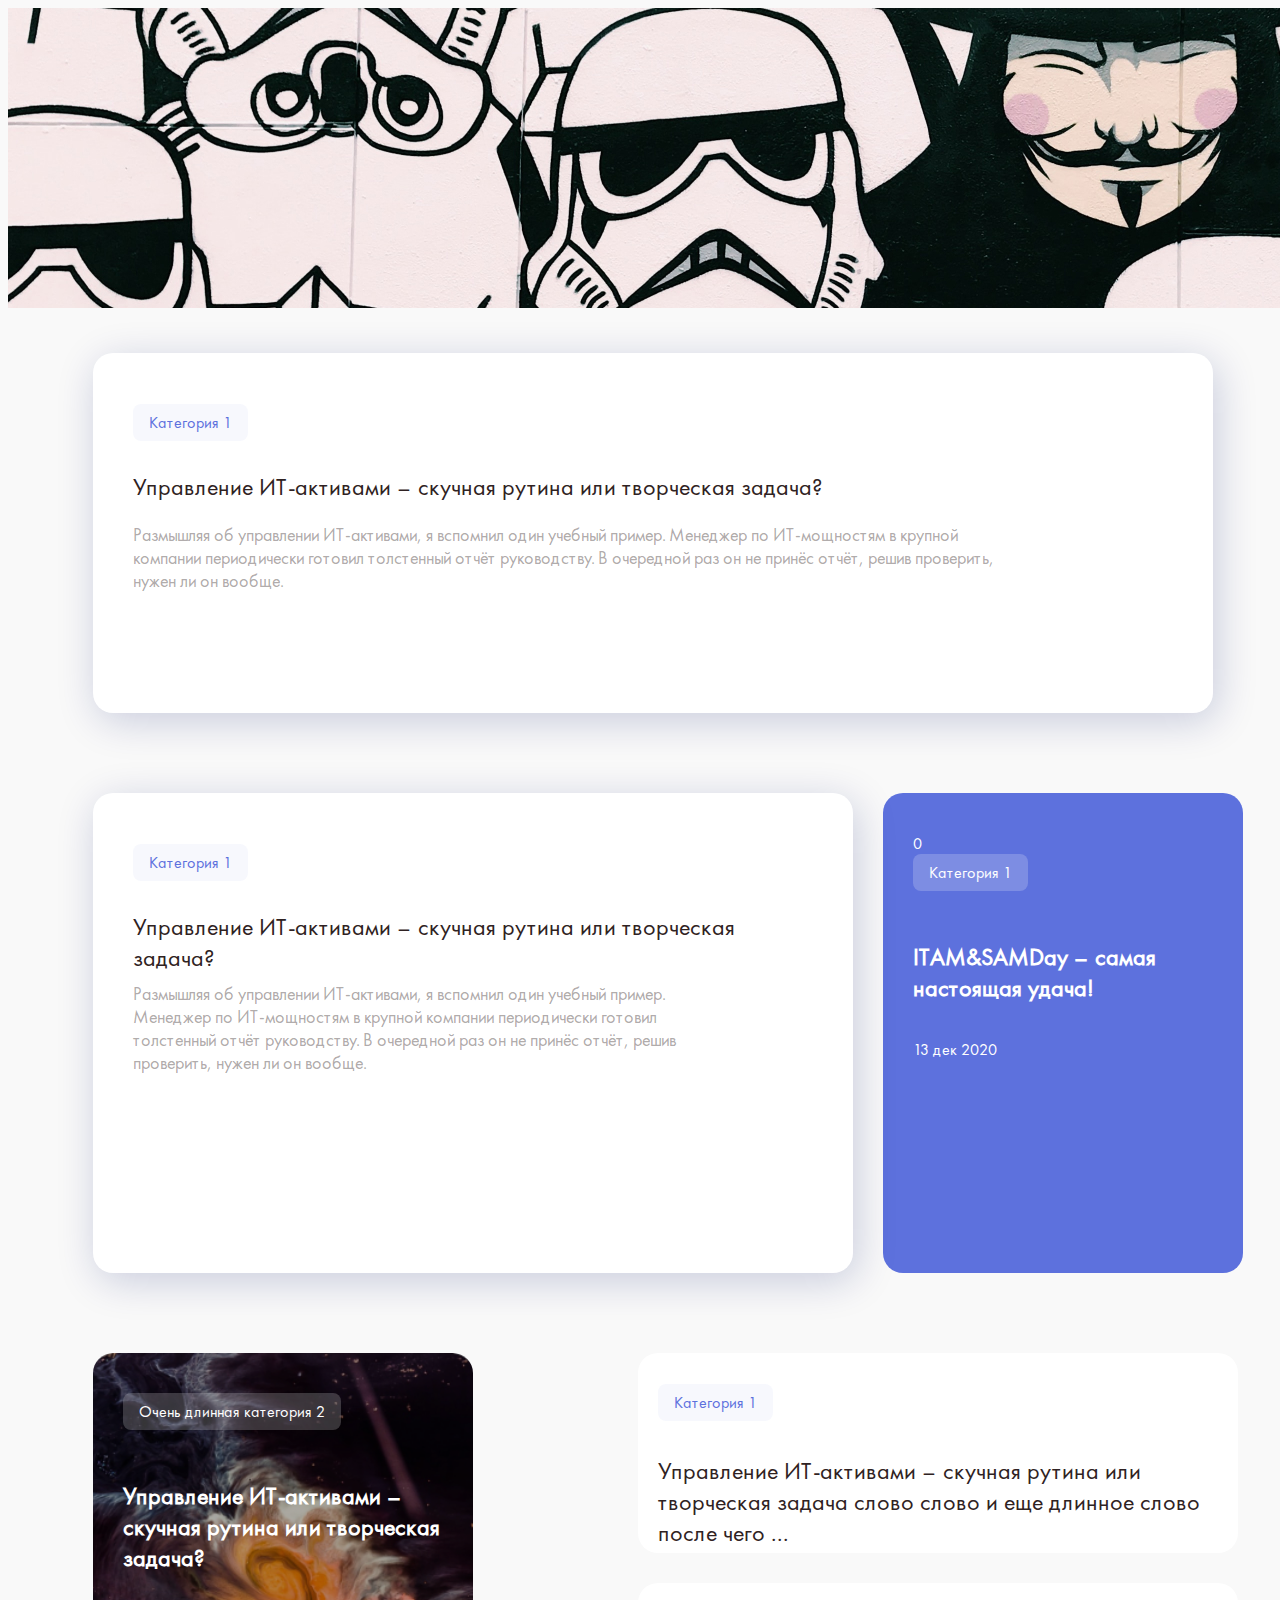
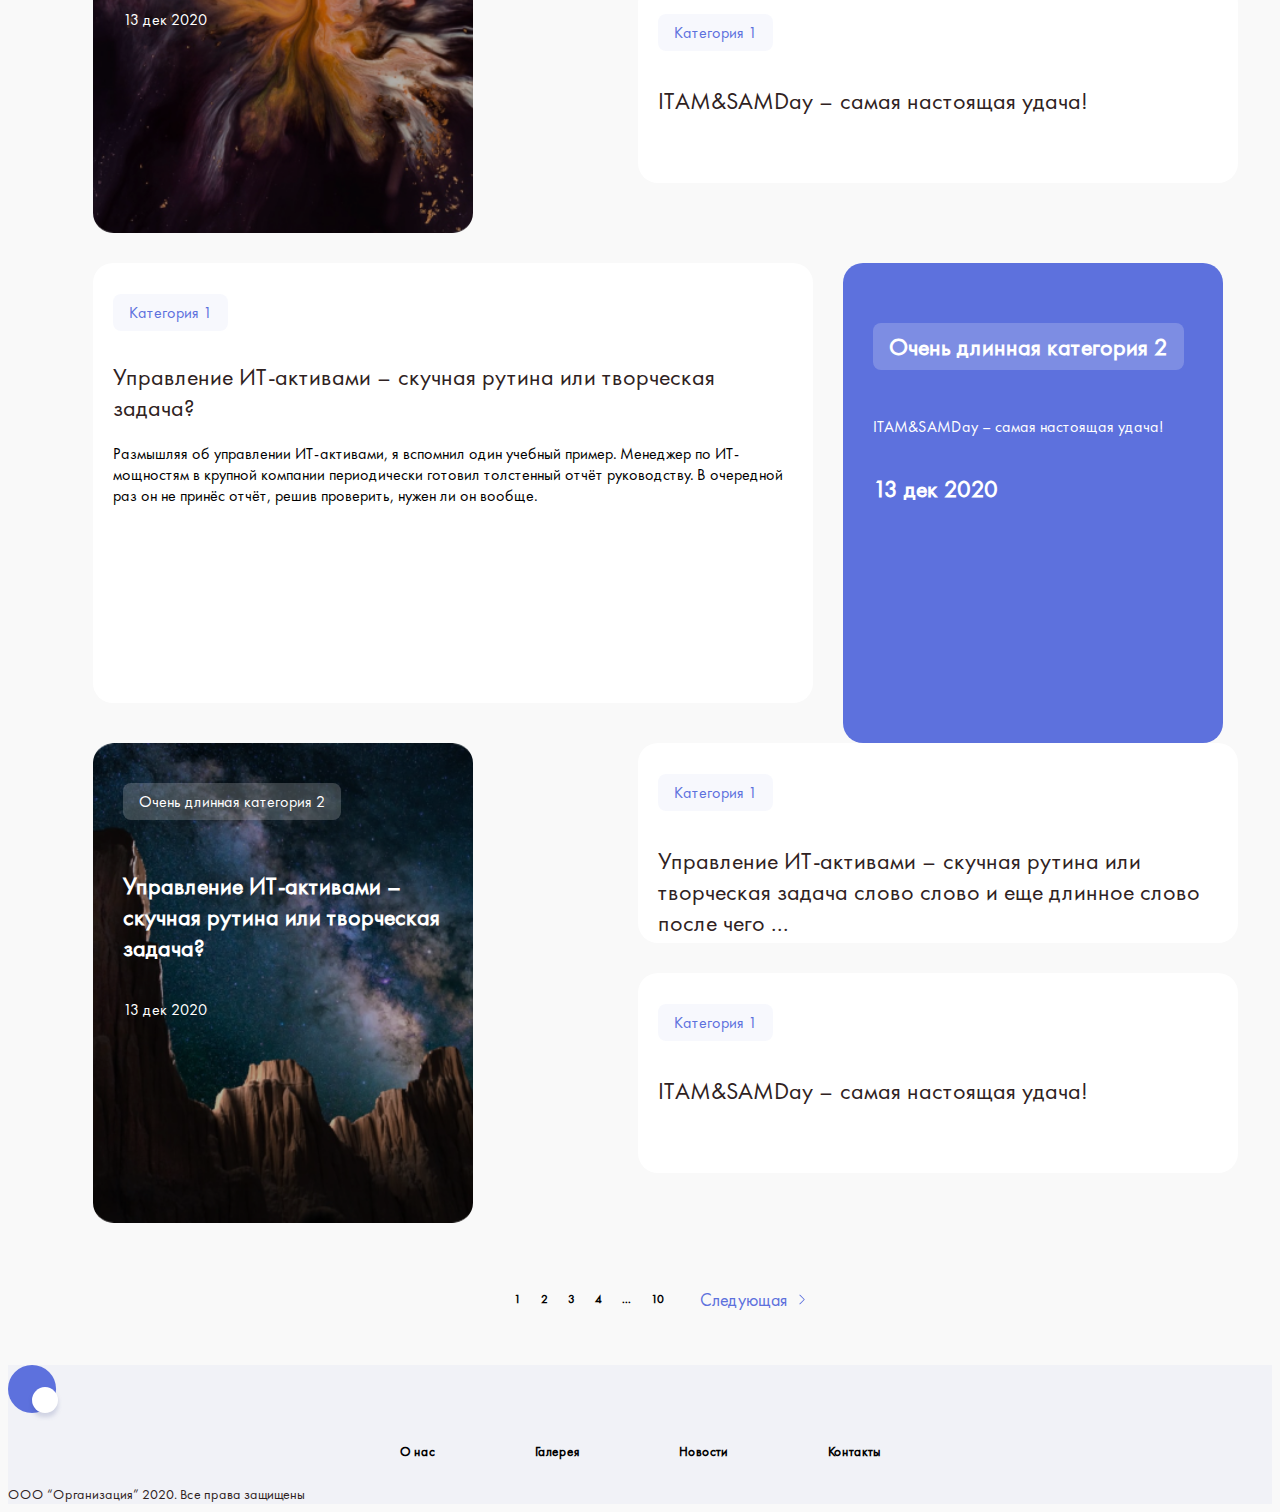
<file: index.html>
<!DOCTYPE html>
<html lang="ru">

<head>
    <link rel="stylesheet" href="./css/style.css">
    <link rel="stylesheet" href="./fonts/FuturaPT-Bold.ttf">
    <link rel="stylesheet" href="./fonts/FuturaPT-Book.ttf">
    <meta charset="UTF-8">
    <meta http-equiv="X-UA-Compatible" content="IE=edge">
    <meta name="viewport" content="width=device-width, initial-scale-1.0">
    <title>Figma</title>
</head>
<body>
    <section class="nav_main">
        <div class="nav">
            <img src="./img/Logo.svg" alt="Logo" class="logo">
        </div>
        <div class="contact">
            <ul class="navi">
                <li><a href="/" class="other">Главная</a></li>
                <li><a href="/" class="other">О нас</a></li>
                <li><a href="./contact.html" class="other">Контакты</a></li>
                <li><a href="./search.html" class="other">Поиск</a></li>
                <li><a href="#" class="num">
                    <img src="./img/phone-call 1.svg" alt="phonecallpic">
                    +7 (987) 887-87</a></li>
            </ul>
        </div>
    </section>
    <img src="./img/Rectangle 11.jpg" alt="photo" class="compv">
    <section class="flex_main">
        <div>
            <section class="main">
                <div class="cat1">
                    <h1 class="cat">Категория 1</h1>
                    <h2 class="question">
                      Управление ИТ-активами – скучная рутина или творческая задача?
                    </h2>
                    <p>
                      Размышляя об управлении ИТ-активами, я вспомнил один учебный пример.
                      Менеджер по ИТ-мощностям в крупной компании периодически готовил
                      толстенный отчёт руководству. В очередной раз он не принёс отчёт,
                      решив проверить, нужен ли он вообще.
                    </p>
                    <h2 class="data">13 дек 2020</h2>
                </div>
            </section>
            <section class="new">
                <div class="new_cat">
                    <div class="cat2">
                        <h1 class="cat">Категория 1</h1>
                        <h2 class="question">
                          Управление ИТ-активами – скучная рутина или творческая задача?
                        </h2>
                        <p>
                          Размышляя об управлении ИТ-активами, я вспомнил один учебный пример.
                          Менеджер по ИТ-мощностям в крупной компании периодически готовил
                          толстенный отчёт руководству. В очередной раз он не принёс отчёт,
                          решив проверить, нужен ли он вообще.
                        </p>
                        <h2 class="data">13 дек 2020</h2>
                      </div>
                      <div class="card card-1">0
                        <span class="category">Категория 1</span>
                        <h2>ITAM&SAMDay – самая настоящая удача!</h2>
                        <p class="card__date">13 дек 2020</p>
                      </div>
                  </div>
            </section>
            <section class="sec_card">
                <div class="card card-3">
                    <span class="category">Очень длинная категория 2</span>
                    <h2>Управление ИТ-активами – скучная рутина или творческая задача?</h2>
                    <p class="card__date">13 дек 2020</p>
                    <img src="./img/background2.jpg" alt="background" />
                </div>
                  <div class="card_extr1">
                    <h1 class="cat">Категория 1</h1>
                    <p>Управление ИТ-активами – скучная рутина или творческая задача слово слово и еще длинное слово после чего ...</p>
                    <h2 class="data">13 дек 2020</h2>
                </div>
                <div class="card_extr2">
                    <h1 class="cat">Категория 1</h1>
                    <p>ITAM&SAMDay – самая настоящая удача!</p>
                    <h2 class="data">13 дек 2020</h2>
                </div>    
            </section>
            <section class="new_screen">
                <div class="cat3">
                    <h1 class="cat">Категория 1</h1>
                    <h2 class="question">
                        Управление ИТ-активами – скучная рутина или творческая задача?
                    </h2>
                    <p>Размышляя об управлении ИТ-активами, я вспомнил один учебный пример. Менеджер по ИТ-мощностям в крупной компании периодически готовил толстенный отчёт руководству. В очередной раз он не принёс отчёт, решив проверить, нужен ли он вообще. </p>
                    <h2 class="data">13 дек 2020</h2>
                </div>
                <div class="card_new">
                    <h2 class="long_cat">Очень длинная категория 2</h2>
                    <p>ITAM&SAMDay – самая настоящая удача!</p>
                    <h2 class="date_1">13 дек 2020</h2>
                </div>
            </section>
            <section class="sec_card">
                <div class="card card-3">
                    <span class="category">Очень длинная категория 2</span>
                    <h2>Управление ИТ-активами – скучная рутина или творческая задача?</h2>
                    <p class="card__date">13 дек 2020</p>
                    <img src="./img/new_back.png" alt="background" />
                </div>
                <div class="card_extr1">
                    <h1 class="cat">Категория 1</h1>
                    <p>Управление ИТ-активами – скучная рутина или творческая задача слово слово и еще длинное слово после чего ...</p>
                    <h2 class="data">13 дек 2020</h2>
                </div>
                <div class="card_extr2">
                    <h1 class="cat">Категория 1</h1>
                    <p>ITAM&SAMDay – самая настоящая удача!</p>
                    <h2 class="data">13 дек 2020</h2>
                </div>    
            </section>
            <section class="page">
                <div class="number">
                    <h6>1</h6>
                    <h6>2</h6>
                    <h6>3</h6>
                    <h6>4</h6>
                    <h6>...</h6>
                    <h6>10</h6>
                    <a href="./second.html" class="next">Следующая
                        <img src="./img/next 1.svg" alt="nextarrow">
                    </a>
                </div>
            </section>            
        </div>
        <div class="news">
            <h2 class="popular">Популярные новости</h2>
            <div class="first">
                <p>ITAM&SAMDay – самая настоящая удача!</p>
                <h2 class="date date_1">13 дек 2020</h2>
            </div>
            <div class="second">
                <p>Секреты лицензирования. Всё, что вы хотели знать про Microsoft, SAP и Oracle, но не знали, у кого спросить ...</p>
                <h2 class="date date_2">10 дек 2020</h2>
            </div>
            <div class="third">
                <p>Менеджмент XXI века. Надо ли готовиться к изменениям или мы давно уже должны были измениться?</p>
                <h2 class="date date_3">5 дек 2020</h2>
                <div class="subscribe">
                    <h2>Подписка на рассылку</h2>
                    <input type="email" class="email" placeholder="Email@gmail.com">
                    <button class="btn">Подписаться
                        <img src="./img/right-arrow 1.svg" alt="arrow">
                    </button>
                    
                </div>
            </div>
        </div>
    </section>
    <section class="last">
        <img src="./img/Logo.svg" alt="logo" class="lastlogo">
        <div class="ending">
         <h5>О нас</h5>
         <h5>Галерея</h5>
         <h5>Новости</h5>
         <h5>Контакты</h5>
        </div>
        <span class="ooo">ООО “Организация” 2020. Все права защищены</span>
    </section>
    <script src="./script.js"></script>
</body>
</file>
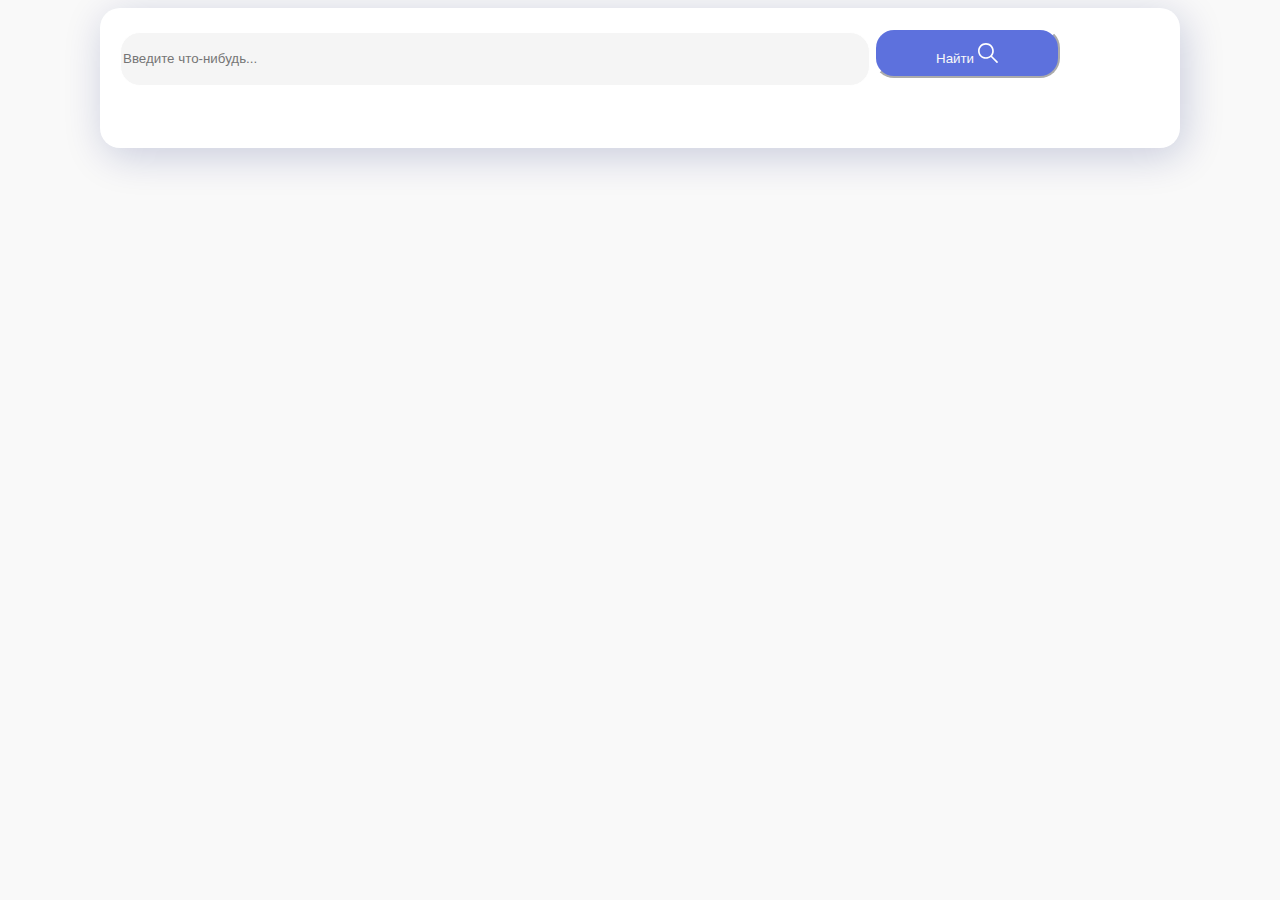
<file: search.html>
<!DOCTYPE html>
<html lang="en">
<head>
    <meta charset="UTF-8">
    <meta name="viewport" content="width=device-width, initial-scale=1.0">
    <link rel="stylesheet" href="./css/style.css">
    <title>Search</title>
</head>
<body>
    <section class="nav_main">
        <div class="nav">
            <img src="./img/Logo.svg" alt="Logo" class="logo">
        </div>
        <div class="contact">
            <ul class="navi">
                <li><a href="/" class="other">Закрыть
                    <img src="./img/letter-x 1.svg" alt="x">
                </a></li>                
        </div>        
    </section>
    <section class="search_screen">
        <div class="search">
            <input type="text" placeholder="Введите что-нибудь...">
            <button class="find">
                Найти
                <img src="./img/search 1.svg" alt="searchicon">
            </button>
        </div>
    </section>
</body>
</html>
</file>
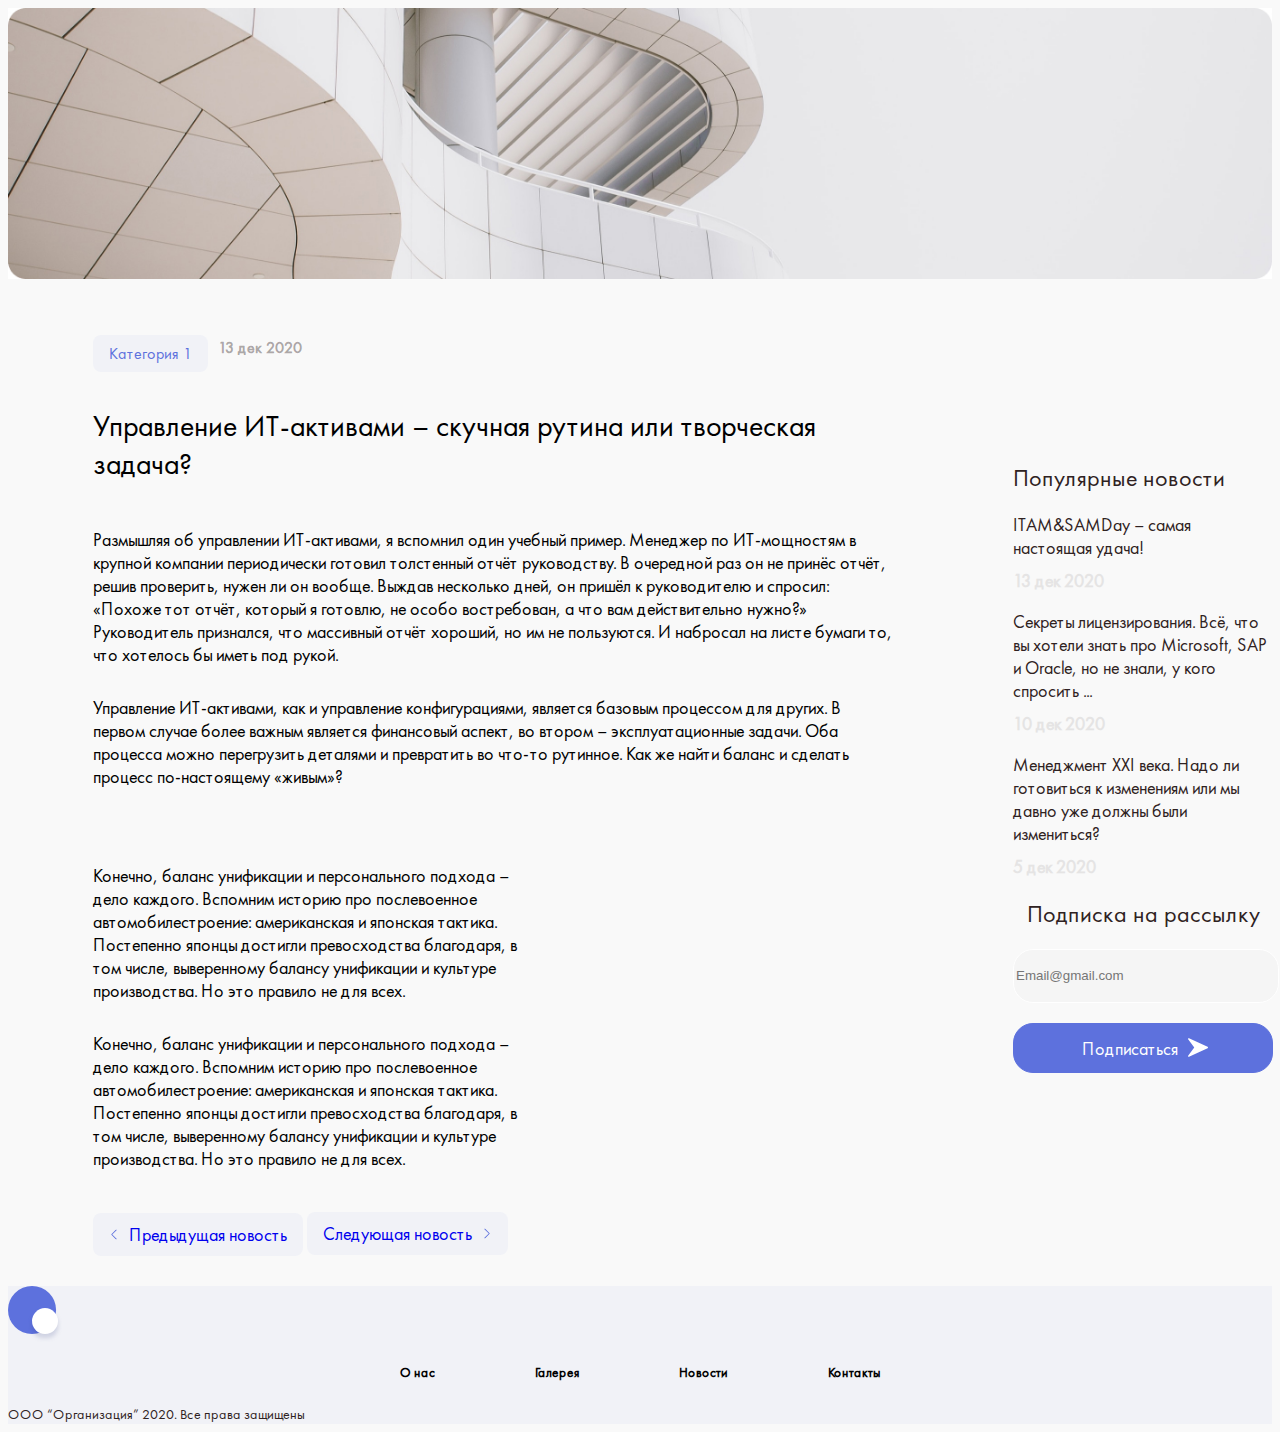
<file: second.html>
<!DOCTYPE html>
<html lang="en">
<head>
    <meta charset="UTF-8">
    <meta name="viewport" content="width=device-width, initial-scale=1.0">
    <link rel="stylesheet" href="./css/style.css">
    <link rel="stylesheet" href="./fonts/FuturaPT-Book.ttf">
    <title>second</title>
</head>
<body>
    <section class="nav_main">
        <div class="nav">
            <img src="./img/Logo.svg" alt="Logo" class="logo">
        </div>
        <div class="contact">
            <ul class="navi">
                <li><a href="/" class="other">Главная</a></li>
                <li><a href="/" class="other">О нас</a></li>
                <li><a href="./contact.html" class="other">Контакты</a></li>
                <li><a href="./search.html" class="other">Поиск</a></li>
                <li><a href="#" class="num">
                    <img src="./img/phone-call 1.svg" alt="phonecallpic">
                    +7 (987) 887-87</a></li>
            </ul>
        </div>
    </section>
    <img src="./img/Rectangle 1.jpg" alt="pic" class="pic">
    <section class="news_page">
        
            <div class="start">
            <h1 class="cat">Категория 1</h1>
            <h2 class="date_start">13 дек 2020</h2>
           </div>
    <div class="flex_main"> 
    <div class="newsp">
        <h2 class="boring">Управление ИТ-активами – скучная рутина или творческая задача?</h2>
        <p class="big">Размышляя об управлении ИТ-активами, я вспомнил один учебный пример. Менеджер по ИТ-мощностям в крупной компании периодически готовил толстенный отчёт руководству. В очередной раз он не принёс отчёт, решив проверить, нужен ли он вообще. Выждав несколько дней, он пришёл к руководителю и спросил: «Похоже тот отчёт, который я готовлю, не особо востребован, а что вам действительно нужно?» Руководитель признался, что массивный отчёт хороший, но им не пользуются. И набросал на листе бумаги то, что хотелось бы иметь под рукой.</p>
        <p class="big">Управление ИТ-активами, как и управление конфигурациями, является базовым процессом для других. В первом случае более важным является финансовый аспект, во втором – эксплуатационные задачи. Оба процесса можно перегрузить деталями и превратить во что-то рутинное. Как же найти баланс и сделать процесс по-настоящему «живым»?</p>
        <p class="small">Конечно, баланс унификации и персонального подхода – дело каждого. Вспомним историю про послевоенное автомобилестроение: американская и японская тактика. Постепенно японцы достигли превосходства благодаря, в том числе, выверенному балансу унификации и культуре производства. Но это правило не для всех.</p>
        <p class="small">Конечно, баланс унификации и персонального подхода – дело каждого. Вспомним историю про послевоенное автомобилестроение: американская и японская тактика. Постепенно японцы достигли превосходства благодаря, в том числе, выверенному балансу унификации и культуре производства. Но это правило не для всех.</p>
       

        <div class="btns">
            <a href="/" class="away"><img src="./img/next.svg" alt="arrowback">
                Предыдущая новость
            </a>
            <a href="./third.html" class="nextpage">Следующая новость
                <img src="./img/next 1.svg" alt="arrownext">
            </a>
        </div>
    </div>
    <div class="news">
        <h2 class="popular">Популярные новости</h2>
        <div class="first">
            <p>ITAM&SAMDay – самая настоящая удача!</p>
            <h2 class="date date_1">13 дек 2020</h2>
        </div>
        <div class="second">
            <p>Секреты лицензирования. Всё, что вы хотели знать про Microsoft, SAP и Oracle, но не знали, у кого спросить ...</p>
            <h2 class="date date_2">10 дек 2020</h2>
        </div>
        <div class="third">
            <p>Менеджмент XXI века. Надо ли готовиться к изменениям или мы давно уже должны были измениться?</p>
            <h2 class="date date_3">5 дек 2020</h2>
        </div>
        <div class="subscribe">
            <h2>Подписка на рассылку</h2>
            <input type="email" class="email" placeholder="Email@gmail.com">
            <button class="btn">Подписаться
                <img src="./img/right-arrow 1.svg" alt="arrow">
            </button>                
        </div>
    </div>
</div>
    </section>
    <section class="last">
        <img src="./img/Logo.svg" alt="logo" class="lastlogo">
        <div class="ending">
         <h5>О нас</h5>
         <h5>Галерея</h5>
         <h5>Новости</h5>
         <h5>Контакты</h5>
        </div>
        <span class="ooo">ООО “Организация” 2020. Все права защищены</span>
    </section>
</body>
</html>
</file>
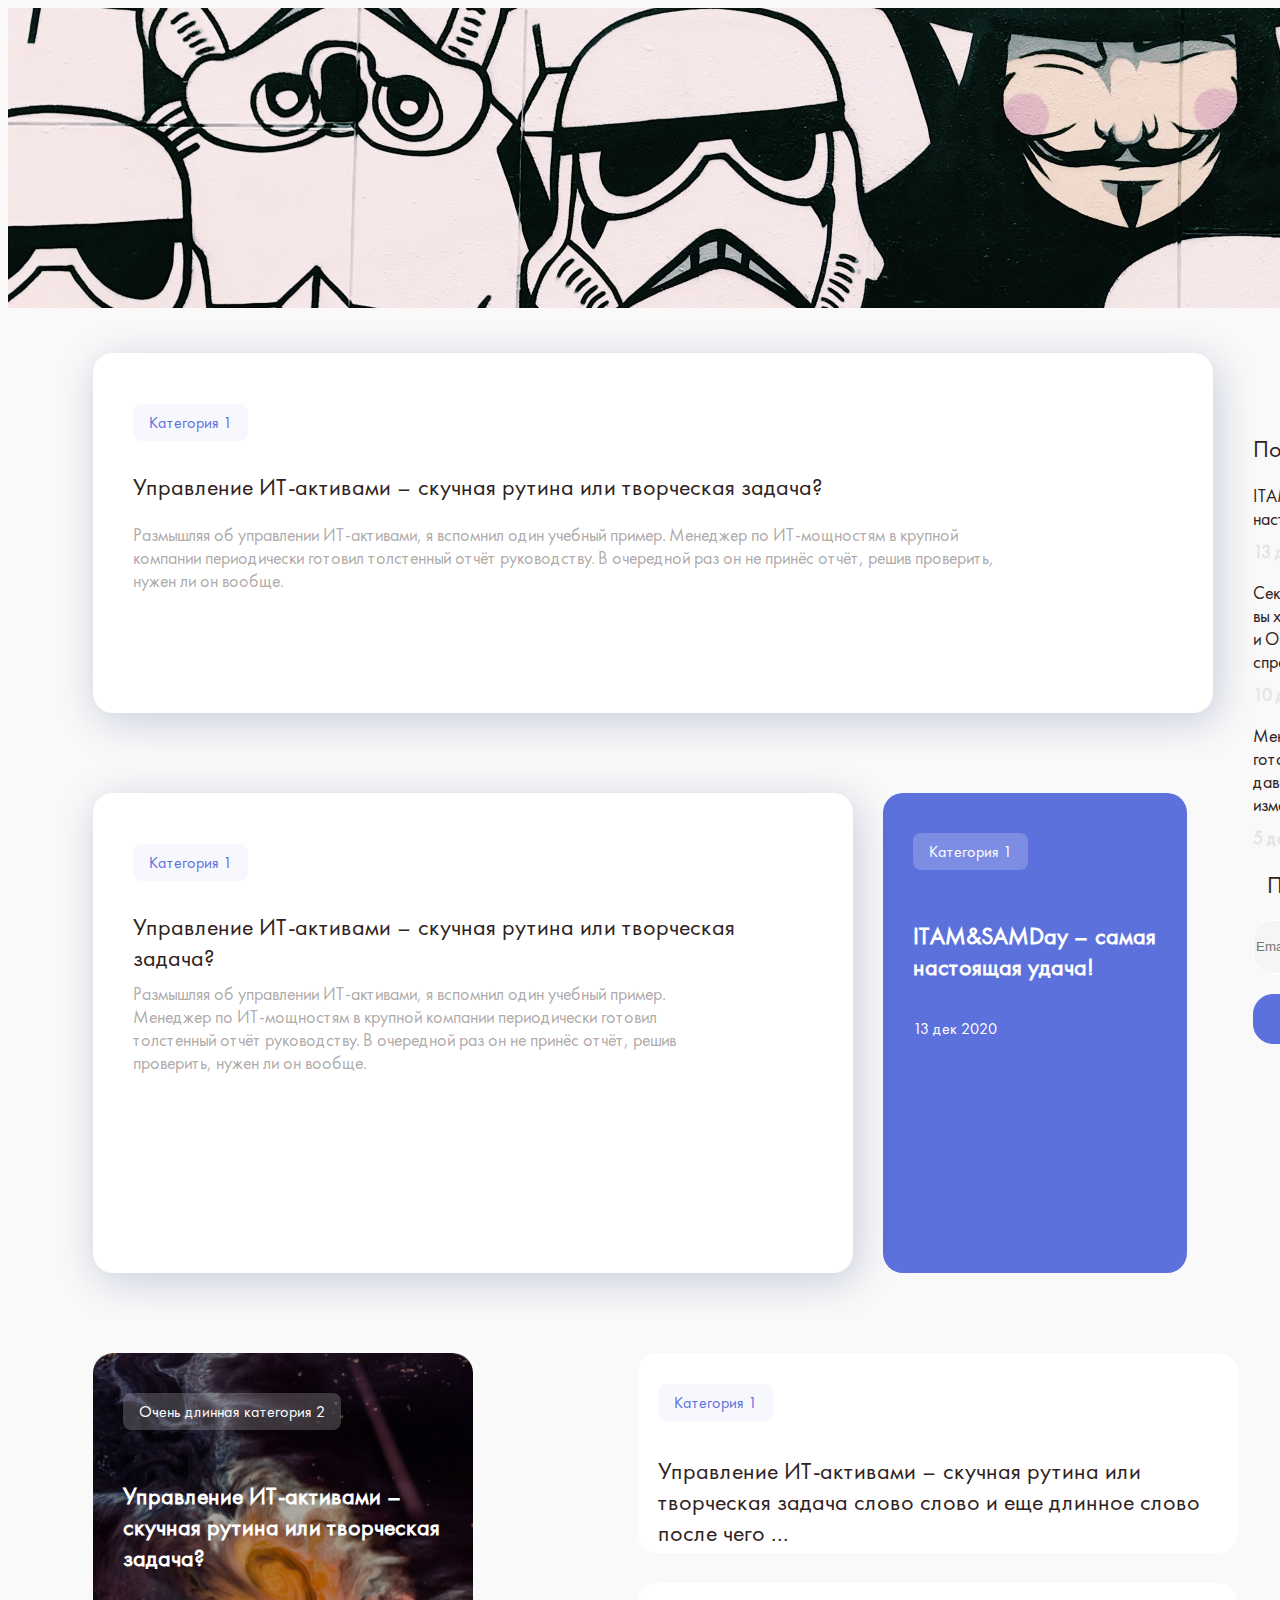
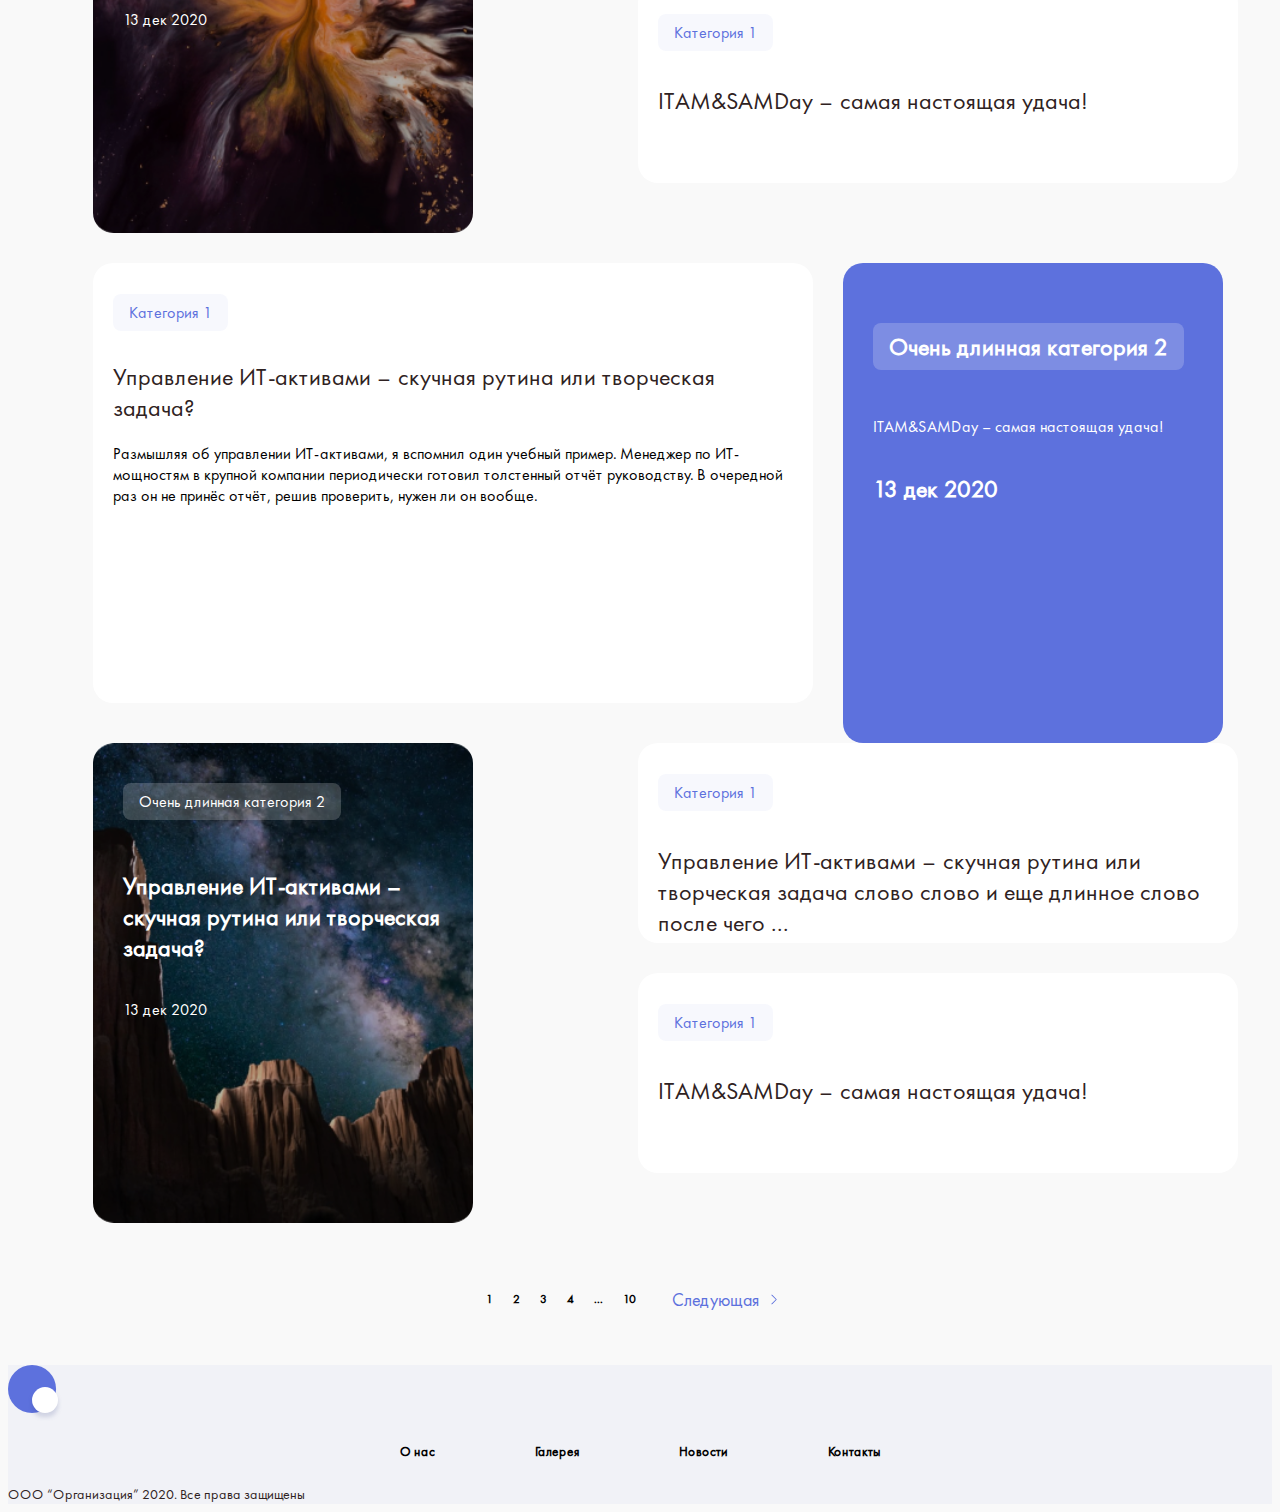
<file: third.html>
<!DOCTYPE html>
<html lang="en">
<head>
    <meta charset="UTF-8">
    <meta name="viewport" content="width=device-width, initial-scale=1.0">
    <link rel="stylesheet" href="./css/style.css">
    <link rel="stylesheet" href="./fonts/FuturaPT-Book.ttf">
    <title>Third</title>
</head>
<body>
    <section class="nav_main">
        <div class="nav">
            <img src="./img/Logo.svg" alt="Logo" class="logo">
        </div>
        <div class="contact">
            <ul class="navi">
                <li><a href="/" class="other">Главная</a></li>
                <li><a href="/" class="other">О нас</a></li>
                <li><a href="./contact.html" class="other">Контакты</a></li>
                <li><a href="./search.html" class="other">Поиск</a></li>
                <li><a href="#" class="num">
                    <img src="./img/phone-call 1.svg" alt="phonecallpic">
                    +7 (987) 887-87</a></li>
            </ul>
        </div>
    </section>
    <img src="./img/Rectangle 11.jpg" alt="photo" class="compv">
    <section class="main">
        <div class="cat1">
            <h1 class="cat">Категория 1</h1>
            <h2 class="question">
              Управление ИТ-активами – скучная рутина или творческая задача?
            </h2>
            <p>
              Размышляя об управлении ИТ-активами, я вспомнил один учебный пример.
              Менеджер по ИТ-мощностям в крупной компании периодически готовил
              толстенный отчёт руководству. В очередной раз он не принёс отчёт,
              решив проверить, нужен ли он вообще.
            </p>
            <h2 class="data">13 дек 2020</h2>
        </div>
        <div class="news">
            <h2 class="popular">Популярные новости</h2>
            <div class="first">
                <p>ITAM&SAMDay – самая настоящая удача!</p>
                <h2 class="date date_1">13 дек 2020</h2>
            </div>
            <div class="second">
                <p>Секреты лицензирования. Всё, что вы хотели знать про Microsoft, SAP и Oracle, но не знали, у кого спросить ...</p>
                <h2 class="date date_2">10 дек 2020</h2>
            </div>
            <div class="third">
                <p>Менеджмент XXI века. Надо ли готовиться к изменениям или мы давно уже должны были измениться?</p>
                <h2 class="date date_3">5 дек 2020</h2>
                <div class="subscribe">
                    <h2>Подписка на рассылку</h2>
                    <input type="email" class="email" placeholder="Email@gmail.com">
                    <button class="btn">Подписаться
                        <img src="./img/right-arrow 1.svg" alt="arrow">
                    </button>
                    
                </div>
            </div>
        </div>
    </section>
    <section class="new">
        <div class="new_cat">
            <div class="cat2">
                <h1 class="cat">Категория 1</h1>
                <h2 class="question">
                  Управление ИТ-активами – скучная рутина или творческая задача?
                </h2>
                <p>
                  Размышляя об управлении ИТ-активами, я вспомнил один учебный пример.
                  Менеджер по ИТ-мощностям в крупной компании периодически готовил
                  толстенный отчёт руководству. В очередной раз он не принёс отчёт,
                  решив проверить, нужен ли он вообще.
                </p>
                <h2 class="data">13 дек 2020</h2>
              </div>
              <div class="card card-1">
                <span class="category">Категория 1</span>
                <h2>ITAM&SAMDay – самая настоящая удача!</h2>
                <p class="card__date">13 дек 2020</p>
              </div>
          </div>
    </section>
    <section class="sec_card">
        <div class="card card-3">
            <span class="category">Очень длинная категория 2</span>
            <h2>Управление ИТ-активами – скучная рутина или творческая задача?</h2>
            <p class="card__date">13 дек 2020</p>
            <img src="./img/background2.jpg" alt="background" />
        </div>
          <div class="card_extr1">
            <h1 class="cat">Категория 1</h1>
            <p>Управление ИТ-активами – скучная рутина или творческая задача слово слово и еще длинное слово после чего ...</p>
            <h2 class="data">13 дек 2020</h2>
        </div>
        <div class="card_extr2">
            <h1 class="cat">Категория 1</h1>
            <p>ITAM&SAMDay – самая настоящая удача!</p>
            <h2 class="data">13 дек 2020</h2>
        </div>    
    </section>
    <section class="new_screen">
        <div class="cat3">
            <h1 class="cat">Категория 1</h1>
            <h2 class="question">
                Управление ИТ-активами – скучная рутина или творческая задача?
            </h2>
            <p>Размышляя об управлении ИТ-активами, я вспомнил один учебный пример. Менеджер по ИТ-мощностям в крупной компании периодически готовил толстенный отчёт руководству. В очередной раз он не принёс отчёт, решив проверить, нужен ли он вообще. </p>
            <h2 class="data">13 дек 2020</h2>
        </div>
        <div class="card_new">
            <h2 class="long_cat">Очень длинная категория 2</h2>
            <p>ITAM&SAMDay – самая настоящая удача!</p>
            <h2 class="date_1">13 дек 2020</h2>
        </div>
    </section>
    <section class="sec_card">
        <div class="card card-3">
            <span class="category">Очень длинная категория 2</span>
            <h2>Управление ИТ-активами – скучная рутина или творческая задача?</h2>
            <p class="card__date">13 дек 2020</p>
            <img src="./img/new_back.png" alt="background" />
        </div>
        <div class="card_extr1">
            <h1 class="cat">Категория 1</h1>
            <p>Управление ИТ-активами – скучная рутина или творческая задача слово слово и еще длинное слово после чего ...</p>
            <h2 class="data">13 дек 2020</h2>
        </div>
        <div class="card_extr2">
            <h1 class="cat">Категория 1</h1>
            <p>ITAM&SAMDay – самая настоящая удача!</p>
            <h2 class="data">13 дек 2020</h2>
        </div>    
    </section>
    <section class="page">
        <div class="number">
            <h6>1</h6>
            <h6>2</h6>
            <h6>3</h6>
            <h6>4</h6>
            <h6>...</h6>
            <h6>10</h6>
            <a href="./second.html" class="next">Следующая
                <img src="./img/next 1.svg" alt="nextarrow">
            </a>
        </div>
    </section>
    <section class="last">
        <img src="./img/Logo.svg" alt="logo" class="lastlogo">
        <div class="ending">
         <h5>О нас</h5>
         <h5>Галерея</h5>
         <h5>Новости</h5>
         <h5>Контакты</h5>
        </div>
        <span class="ooo">ООО “Организация” 2020. Все права защищены</span>
    </section>
</body>
</html>
</file>
<file: css/style.css>
body {
    font-family: FuturaPT-Book;
    background: #F9F9F9;
}
.nav {
    display: flex;
    align-items: center;
}

.nav_main {
    display: flex;
    justify-content: space-between;
    margin-top: calc(0.18vw + 23.3px);
    margin-right: 100px;
    margin-left: 100px;
}

.nav img {
    width: calc(2.6vw + 102px);
    height: 66px;
    flex-shrink: 0;
}

.contact {
    display: flex;
    align-items: center;
    gap: 68px;
}

.other {
    color: #1D1E25;
    font-size: 16px;
    font-weight: 500;
    line-height: 26px;
}

.navi {
    display: flex;
    gap: 32px;
    list-style: none;
}

@media (max-width:1280px) {
    .nav_main {
        display: none;
    }
}

.contact a {
    color: #2F2222;
    font-family: FuturaPT-Book;
    font-size: 18px;
    font-weight: 400;
    text-decoration: none;
}


@font-face {
    font-family: FuturaPT-Bold;
    src: url(../fonts/FuturaPT-Bold.ttf);
}

@font-face {
    font-family: FuturaPT-Book;
    src: url(../fonts/FuturaPT-Book.ttf);
}
.logo {
    width: 50px;
    height: 48px;
    flex-shrink: 0;
}
.num {
    color: #5D71DD;
    font-family: FuturaPT-Book;
    font-size: 18px;
    font-weight: 400;
}

.main {
    padding: 0px 85px;
    margin-top: 40px;
    display: flex;
}
.cat1 {
    border-radius: 20px;
    background: #fff;
    box-shadow: 4px 8px 40px 0px rgba(8, 24, 111, 0.2);
    width: 1040px;
    flex-shrink: 0;
    padding: 40px 40px;
    position: relative;
    margin-bottom: 80px;
    height: 280px;
  }
  .question {
    color: #2f2222;
    font-size: 24px;
    font-weight: 400;
    font-family: FuturaPT-Book;
  }
  .cat {
    color: #5D71DD;
    font-size: 16px;
    font-weight: 400;
    padding-left: 40px;
    padding-top: 40px;
    display: inline-flex;
    padding: 8px 16px;
    justify-content: center;
    align-items: center;
    gap: 10px;
    border-radius: 8px;
    background: rgba(93, 113, 221, 0.05);
} 
.cat1 p {
    color: rgba(47, 34, 34, 0.40);
    font-size: 18px;
    font-weight: 400;
    font-family: FuturaPT-Book;
    display: flex;
    width: 880px;
    height: 70px;
    flex-direction: column;
    justify-content: center;
    flex-shrink: 0;
}
.data {
    color: rgba(119, 103, 103, 0.664);
    font-size: 16px;
    font-weight: 400;
    position: absolute;
    top: 20px;
    right: 60px;
  }
.cat2 {
    border-radius: 20px;
    background: #fff;
    box-shadow: 4px 8px 40px 0px rgba(8, 24, 111, 0.2);
    width: 680px;
    height: 400px;
    flex-shrink: 0;
    padding: 40px 40px;
    position: relative;
    margin-bottom: 80px;
}
.cat2 p{
    color: rgba(47, 34, 34, 0.40);
    font-size: 18px;
    font-weight: 400;
    font-family: FuturaPT-Book;
    display: flex;
    width: 600px;
    height: 70px;
    flex-direction: column;
    justify-content: center;
    flex-shrink: 0;
}
.card {
    border-radius: 20px;
    background: #5d71dd;
    padding: 40px 30px;
    color: #fff;
    display: flex;
    flex-direction: column;
    align-items: flex-start;
    width: 320px;
    height: 400px;
    margin-left: 30px;
}
.new_cat {
    display: flex;
}
.card__date {
    color: #FFF;
    text-align: right;
    font-family: FuturaPT-Book;
    font-size: 16px;
}
.category {
    display: inline-block;
    padding: 8px 16px;
    border-radius: 8px;
    background: rgba(255, 255, 255, 0.2);
    margin-bottom: 30px;
  }
.popular {
    color: #2F2222;
    font-family: FuturaPT-Book;
    font-size: 24px;
    font-weight: 450;  
    min-width: 206px; 
}
.newsp {
    margin-right: 80px;
}
.news {
    min-height: 270px;
    max-height: 275px;
    min-width: 260px;
    max-width: 280px;
    margin-top: 60px;
    margin-left: 40px;
}
.new {
    padding: 0px 85px;
}
.news p {
    color: #2F2222;
    font-family: FuturaPT-Book;
    font-size: 18px;
    font-weight: 400;
    margin-bottom: 10px;
}
.date {
    color: #E5E4E4;
    font-size: 18px;
    font-family: FuturaPT-Book;
    margin: 0px;
}
.first {
    border-bottom: 1px #1D1E25;
}
.second {
    border-bottom: 1px #1D1E25;
}
.subscribe {
    align-items: center;
}
.subscribe h2 {
    min-width: 260px;
    color: #2F2222;
    text-align: center;
    font-family: FuturaPT-Book;
    font-size: 24px;
    font-weight: 450;
}
.email {
    border-radius: 20px;
    background: #F5F5F5;
    width: 260px;
    height: 50px;
    border-color: #FFF;
    margin-bottom: 20px;
    border: 1px solid white;
}
.btn {
    color: #FFF;
    font-family: FuturaPT-Book;
    font-size: 18px;
    display: flex;
    width: 260px;
    height: 50px;
    padding: 13px 68px;
    align-items: flex-start;
    gap: 10px;
    flex-shrink: 0;
    border-radius: 20px;
    background: #5D71DD;
    border: 1px solid #5D71DD;
}
.card-3 {
    position: relative;
    background-color: transparent;
    overflow: hidden;
    margin-left: 85px;
  }
  .card-3 img {
    position: absolute;
    top: 0;
    left: 0;
    width: 100%;
    height: 100%;
    object-fit: cover;
    filter: brightness(70%);
    z-index: -1;
  }
.sec_card {
    display: grid;
    grid-template-columns: repeat(2, 600px);
    grid-template-rows: repeat(2, 200px);
    gap: 30px 30px;
    margin-bottom: 50px;
}
.card_extr1 {
    border-radius: 20px;
    position: relative;
    padding: 20px 20px;
    background: #FFF;
}
.card_extr2 {
    border-radius: 20px;
    background: #FFF;
    position: relative;
    padding: 20px 20px;
    grid-row: 2/3;
    grid-column: 2/3;
}
.card_extr1 p {
    color: #2F2222;
    font-size: 24px;
    font-weight: 450;
}
.card_extr2 p {
    color: #2F2222;
    font-size: 24px;
    font-weight: 450;
}
.search {
    width: 1040px;
    height: 100px;
    flex-shrink: 0;
    border-radius: 20px;
    background: #FFF;
    box-shadow: 4px 8px 40px 0px rgba(8, 24, 111, 0.20);
    margin: 0 auto;
    padding: 20px 20px;
}
.search input {
    width: 744px;
    height: 50px;
    flex-shrink: 0;
    border-radius: 20px;
    background:  #F5F5F5;
    margin: 0 auto;
    border: 1px solid white;
}
.find {
    height: 50px;
    padding: 13px 60px;
    flex-direction: column;
    justify-content: center;
    align-items: center;
    gap: 10px;
    flex-shrink: 0;
    border-radius: 20px;
    background: #5D71DD;
    color: #F9F9F9;
    border-color: #FFF;
}
.cat3 {
    border-radius: 20px;
    background: #FFF;
    width: 680px;
    height: 400px;
    flex-shrink: 0;
    position: relative;
    margin-left: 85px;
    padding: 20px 20px;
    margin-top: 30px;
}
.new_screen{
    display: flex;
}
.card_new {
    border-radius: 20px;
    background: #5d71dd;
    padding: 40px 30px;
    color: #fff;
    display: flex;
    flex-direction: column;
    align-items: flex-start;
    width: 320px;
    height: 400px;
    margin-left: 30px;
    margin-top: 30px;
}
.data {
    color: #FFF;
    text-align: right;
    font-family: FuturaPT-Book;
    font-size: 16px;      
}
.long_cat {
    display: inline-block;
    padding: 8px 16px;
    border-radius: 8px;
    background: rgba(255, 255, 255, 0.2);
    margin-bottom: 30px;
}
.page {
    margin-top: 90px;
    flex-direction: column;
    align-items: center;
    display: flex;
}
.number {
    color: #000;
    font-family: FuturaPT-Book;
    font-size: 18px;
    display: flex;
    gap: 20px;
}
.next {
    color: #5D71DD;
    font-family: FuturaPT-Book;
    font-size: 18px;
    display: flex;
    padding: 10px 16px;
    justify-content: center;
    align-items: center;
    gap: 10px;
    border-radius: 12px;
    text-decoration: none;

}
.pic {
    height: 100%;
    width: 100%;
    object-fit: cover;
}
.news_page {
    margin-left: 85px;
    margin-top: 40px;
}
.flex_cont {
    display: flex;
}
.start {
    display: flex;
    flex-direction: row;
    align-items: start;
}
.date_start {
    color: rgba(47, 34, 34, 0.40);
    font-family: FuturaPT-Book;
    font-size: 16px;
    margin-left: 10px;
}
.boring {
    color: #000;
    font-family: FuturaPT-Book;
    font-size: 30px;
    font-weight: 450;
}
.ooo {
    color: #2F2222;
    text-align: center;
    font-family: FuturaPT-Book;
    font-size: 14px;
    margin: 0 auto;
}
.ending {
    display: flex;
    justify-content: center;
    flex-direction: row;
}
.ending h5 {
    padding: 0px 50px;
}
.lastlogo {
    display: flex;
    justify-content: center;
    flex-direction: row;
}
.last {
    margin-top: 30px;
    background: rgba(93, 113, 221, 0.05);
    align-items: center;
    justify-content: center;
}
.newsp {
    color: #000;
    font-family: FuturaPT-Book;
    font-size: 18px;
}
.big {
    min-width: 800px;
    max-width: 800px;
    height: 130px;
    padding-top: 20px;
}
.small {
    max-width: 440px;
    min-width: 400px;
    height: 130px;
    padding-top: 20px;
}
.flex_main {
    display: flex;
}
@media (max-width:600px) {
  .flex_main {
    display: block;
    margin-left: 0px;
  }
  .last {
    display: none;
  }

}
.btns a {
    text-decoration: none;
    
}
.btns {
    margin-top: 50px;
    gap: 300px;
}
.away {
    padding-right: 400px;
    display: inline-flex;
    padding: 10px 16px;
    justify-content: center;
    align-items: center;
    gap: 10px;
    border-radius: 8px;
    background: rgba(93, 113, 221, 0.05);
}
.nextpage {
    display: inline-flex;
    padding: 10px 16px;
    justify-content: center;
    align-items: center;
    gap: 10px;
    border-radius: 8px;
    background: rgba(93, 113, 221, 0.05);
}
.card-1 {
    width: 300px;
}
.flex_div {
    display: flex;
}
.picp {
    width: 320px;
}
.flex_first {
    display: flex;
}
</file>
